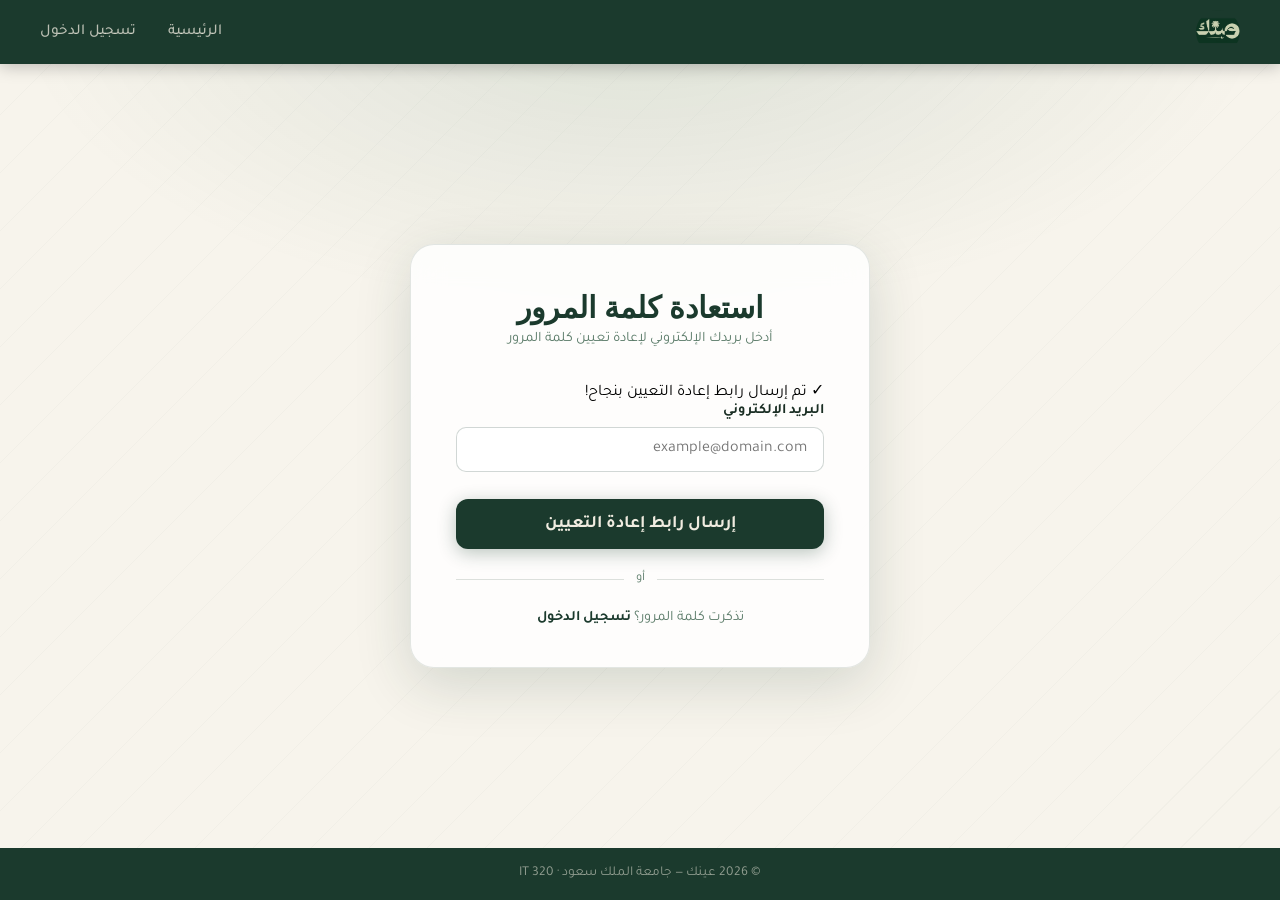
<file: Pages/forgotmypass.html>
<!DOCTYPE html>
<html lang="ar" dir="rtl">
<head>
  <meta charset="UTF-8" />
  <meta name="viewport" content="width=device-width, initial-scale=1.0"/>
  <title>استعادة كلمة المرور</title>

  <link href="https://fonts.googleapis.com/css2?family=Tajawal:wght@300;400;500;700;800&display=swap" rel="stylesheet"/>
  <link rel="stylesheet" href="../CSS/loginsignup.css"/>
</head>

<body>

<nav>
  <a class="nav-logo" href="index.php">
    <img src="../Images/Logo.png" alt="عينك"/>
  </a>
  <ul class="nav-links">
    <li><a href="index.php">الرئيسية</a></li>
    <li><a href="login.html">تسجيل الدخول</a></li>
  </ul>
</nav>

<main>
  <div class="card">

    <div class="card-header">
      <h1 class="card-title">استعادة كلمة المرور</h1>
      <p class="card-sub">أدخل بريدك الإلكتروني لإعادة تعيين كلمة المرور</p>
    </div>

    <div class="success-banner" id="success-banner">
      ✓ تم إرسال رابط إعادة التعيين بنجاح!
    </div>

    <form id="reset-form" novalidate>

      <div class="form-group">
        <label for="email">البريد الإلكتروني</label>
        <div class="input-wrap">
          <input type="email" id="email" placeholder="example@domain.com"/>
          <i class="status-icon" id="email-icon"></i>
        </div>
        <span class="field-msg" id="email-msg"></span>
      </div>

      <button type="submit" class="btn-submit" id="submit-btn">
        إرسال رابط إعادة التعيين
      </button>

    </form>

    <div class="divider"><span>أو</span></div>

    <div class="card-footer">
      تذكرت كلمة المرور؟ <a href="login.html">تسجيل الدخول</a>
    </div>

  </div>
</main>

<footer>&copy; 2026 عينك — جامعة الملك سعود · IT 320</footer>

<script>
function fieldState(id, state, msg) {
  const input = document.getElementById(id);
  const message = document.getElementById(id + '-msg');
  const icon = document.getElementById(id + '-icon');

  input.classList.remove('valid','invalid');
  message.textContent = msg || '';
  message.className = 'field-msg';

  if (state === 'ok') {
    input.classList.add('valid');
    message.classList.add('ok');
    icon.textContent = '✓';
    icon.classList.add('show');
  } else if (state === 'err') {
    input.classList.add('invalid');
    message.classList.add('err');
    icon.textContent = '✗';
    icon.classList.add('show');
  } else {
    icon.classList.remove('show');
  }
}

function validateEmail() {
  const email = document.getElementById('email').value.trim();
  if (!email) {
    fieldState('email','err','البريد الإلكتروني مطلوب');
    return false;
  }
  if (!email.includes('@')) {
    fieldState('email','err','أدخل بريد إلكتروني صحيح');
    return false;
  }
  fieldState('email','ok','');
  return true;
}

document.getElementById('email').addEventListener('blur', validateEmail);

document.getElementById('reset-form').addEventListener('submit', function(e){
  e.preventDefault();

  if (!validateEmail()) return;

  const btn = document.getElementById('submit-btn');
  btn.disabled = true;
  btn.textContent = 'جارٍ الإرسال...';

  setTimeout(() => {
    document.getElementById('success-banner').style.display = 'block';
    btn.textContent = 'تم الإرسال';
  }, 800);
});
</script>

</body>
</html>
</file>
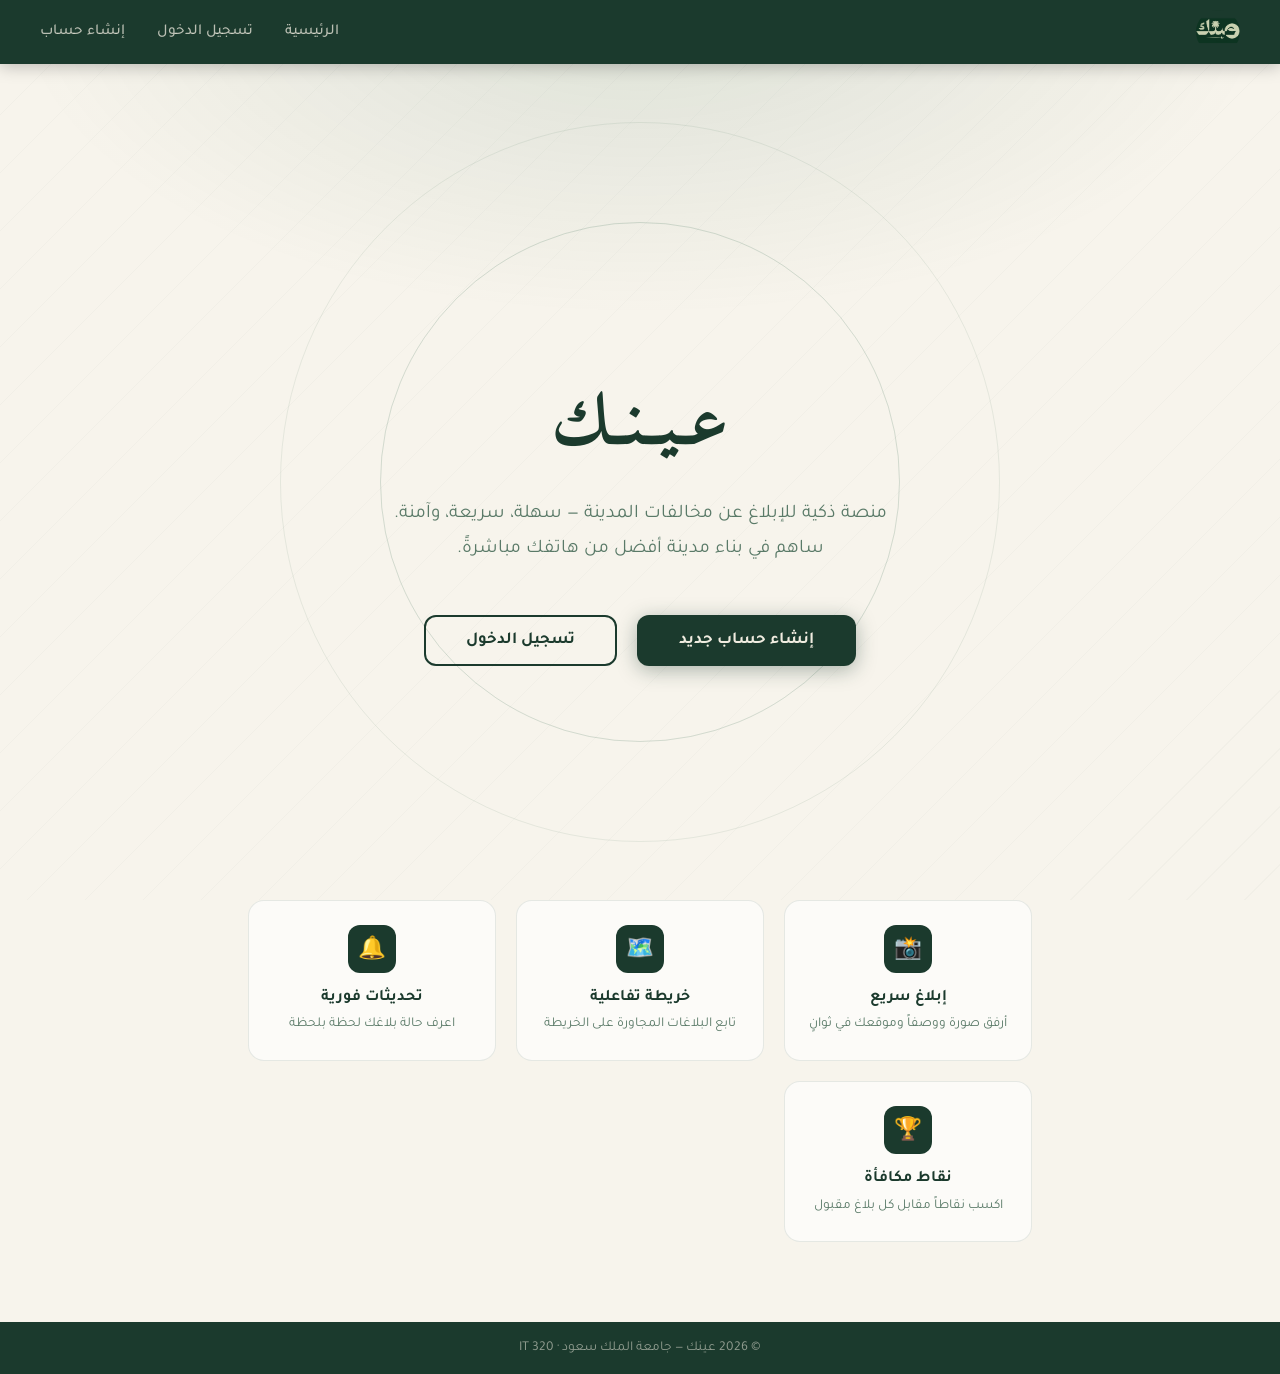
<file: Pages/home.html>
<!DOCTYPE html>
<html lang="ar" dir="rtl">
<head>
  <meta charset="UTF-8" />
  <meta name="viewport" content="width=device-width, initial-scale=1.0" />
  <title>عينك - الرئيسية</title>
  <link rel="preconnect" href="https://fonts.googleapis.com" />
  <link rel="preconnect" href="https://fonts.gstatic.com" crossorigin />
  <link href="https://fonts.googleapis.com/css2?family=Tajawal:wght@300;400;500;700;800&family=Amiri:wght@400;700&display=swap" rel="stylesheet" />
    <link rel="stylesheet" href="../CSS/loginsignup.css" />
</head>
<body>

<!-- NAV -->
<nav>
  <a class="nav-logo" href="index.html">
    <img src="../Images/Logo.png" alt="عينك" onerror="this.style.display='none';this.nextElementSibling.style.display='flex'" />
    <div class="nav-logo-fallback" style="display:none">ع</div>
  </a>
  <ul class="nav-links">
    <li><a href="index.html">الرئيسية</a></li>
    <li><a href="login.html">تسجيل الدخول</a></li>
    <li><a href="signup.html">إنشاء حساب</a></li>
  </ul>
</nav>

<!-- HERO -->
<section class="hero">
  <div class="hero-ring"></div>
  <div class="hero-ring"></div>

  <div class="logo-container">

    <div class="logo-fallback" style="display:none">عينك</div>
  </div>

  <h1 class="hero-title">عـيـنـك</h1>
  <p class="hero-subtitle">
    منصة ذكية للإبلاغ عن مخالفات المدينة — سهلة، سريعة، وآمنة.<br/>
    ساهم في بناء مدينة أفضل من هاتفك مباشرةً.
  </p>

  <div class="hero-actions">
    <a href="signup.html" class="btn btn-primary">إنشاء حساب جديد</a>
    <a href="login.html"  class="btn btn-outline">تسجيل الدخول</a>
  </div>
</section>

<!-- FEATURES -->
<div class="features">
  <div class="feature-card">
    <div class="feature-icon">📸</div>
    <div class="feature-title">إبلاغ سريع</div>
    <div class="feature-desc">أرفق صورة ووصفاً وموقعك في ثوانٍ</div>
  </div>
  <div class="feature-card">
    <div class="feature-icon">🗺️</div>
    <div class="feature-title">خريطة تفاعلية</div>
    <div class="feature-desc">تابع البلاغات المجاورة على الخريطة</div>
  </div>
  <div class="feature-card">
    <div class="feature-icon">🔔</div>
    <div class="feature-title">تحديثات فورية</div>
    <div class="feature-desc">اعرف حالة بلاغك لحظة بلحظة</div>
  </div>
  <div class="feature-card">
    <div class="feature-icon">🏆</div>
    <div class="feature-title">نقاط مكافأة</div>
    <div class="feature-desc">اكسب نقاطاً مقابل كل بلاغ مقبول</div>
  </div>
</div>

<footer>
  &copy; 2026 عينك — جامعة الملك سعود · IT 320
</footer>

</body>
</html>
</file>
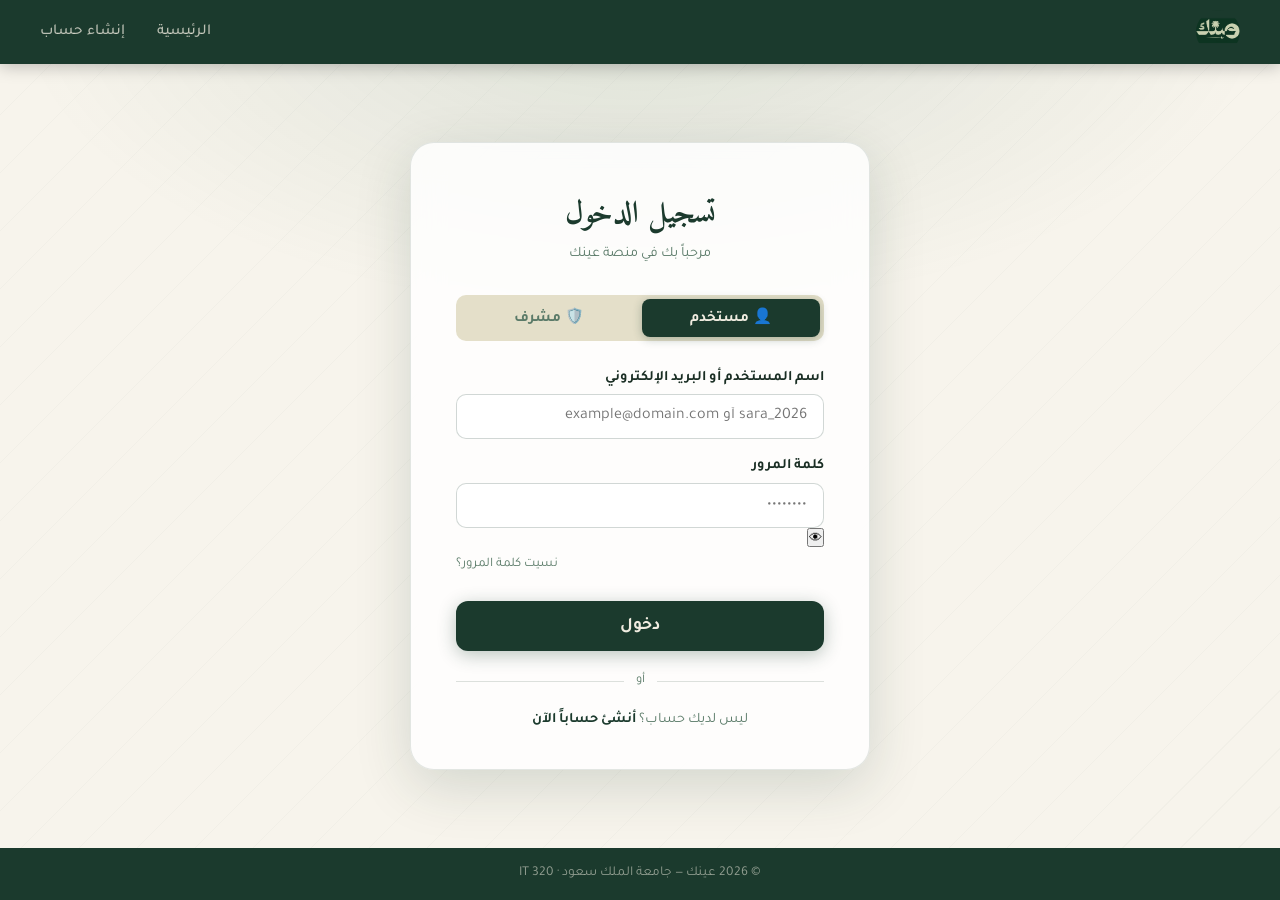
<file: Pages/login.html>
<!DOCTYPE html>
<html lang="ar" dir="rtl">
<head>
  <meta charset="UTF-8" />
  <meta name="viewport" content="width=device-width, initial-scale=1.0" />
  <title>عينك - تسجيل الدخول</title>
  <link rel="preconnect" href="https://fonts.googleapis.com" />
  <link rel="preconnect" href="https://fonts.gstatic.com" crossorigin />
  <link href="https://fonts.googleapis.com/css2?family=Tajawal:wght@300;400;500;700;800&family=Amiri:wght@400;700&display=swap" rel="stylesheet" />
  <link rel="stylesheet" href="../CSS/loginsignup.css" />
</head>
<body>

<nav>
  <a class="nav-logo" href="index.php">
    <img src="../Images/Logo.png" alt="عينك" onerror="this.style.display='none';this.nextElementSibling.style.display='flex'"/>
    <div class="nav-logo-fallback" style="display:none">ع</div>
  </a>
  <ul class="nav-links">
    <li><a href="index.php">الرئيسية</a></li>
    <li><a href="signup.html">إنشاء حساب</a></li>
  </ul>
</nav>

<main>
  <div class="card">
    <div class="card-header">
      <div class="card-logo-fallback" style="display:none">ع</div>
      <h1 class="card-title">تسجيل الدخول</h1>
      <p class="card-sub">مرحباً بك في منصة عينك</p>
    </div>

    <!-- Success banner — shown after successful registration -->
    <div id="success-banner" style="display:none; background:#e8f5e9; color:#2e7d32; padding:12px; border-radius:8px; margin-bottom:16px; text-align:center; font-size:14px;">
      ✓ تم إنشاء الحساب بنجاح! يمكنك تسجيل الدخول الآن
    </div>

    <!-- Error banner — shown when PHP redirects back with ?error= -->
    <div id="error-banner" style="display:none; background:#fde8e8; color:#c0392b; padding:12px; border-radius:8px; margin-bottom:16px; text-align:center; font-size:14px;"></div>

    <div class="role-toggle">
      <button class="role-btn active" id="btn-user"  onclick="setRole('user')">👤 مستخدم</button>
      <button class="role-btn"        id="btn-admin" onclick="setRole('admin')">🛡️ مشرف</button>
    </div>

    <div class="admin-badge" id="admin-badge" style="display:none;"><span>🔐 وضع المشرف</span></div>

    <form id="login-form" method="POST" action="../auth/login.php" novalidate autocomplete="off">

      <!-- Hidden role — updated by setRole() -->
      <input type="hidden" id="role-input" name="role" value="user"/>

      <div class="form-group">
        <label for="identifier" id="identifier-label">اسم المستخدم أو البريد الإلكتروني</label>
        <div class="input-wrap">
          <input type="text" id="identifier" name="identifier"
                 placeholder="sara_2026 أو example@domain.com" autocomplete="username"/>
          <i class="status-icon" id="identifier-icon"></i>
        </div>
        <span class="field-msg" id="identifier-msg"></span>
      </div>

      <div class="form-group">
        <label for="password">كلمة المرور</label>
        <div class="input-wrap">
          <input type="password" id="password" name="password"
                 placeholder="••••••••" autocomplete="current-password"/>
          <button type="button" class="toggle-pw" id="eye-pw" aria-label="إظهار كلمة المرور">👁</button>
        </div>
        <span class="field-msg" id="password-msg"></span>
        <div class="forgot"><a href="forgotmypass.html">نسيت كلمة المرور؟</a></div>
      </div>

      <button type="submit" class="btn-submit" id="sub-btn">دخول</button>
    </form>

    <div class="divider"><span>أو</span></div>
    <div class="card-footer">ليس لديك حساب؟ <a href="signup.html">أنشئ حساباً الآن</a></div>
  </div>
</main>

<footer>&copy; 2026 عينك — جامعة الملك سعود · IT 320</footer>

<script>
var currentRole = 'user';

// Show banners from URL params
(function () {
    var params = new URLSearchParams(window.location.search);
    if (params.get('success')) {
        document.getElementById('success-banner').style.display = 'block';
    }
    var err = params.get('error');
    if (err) {
        var banner = document.getElementById('error-banner');
        banner.textContent = err;
        banner.style.display = 'block';
    }
})();

function setRole(role) {
    currentRole = role;
    document.getElementById('role-input').value = role;
    document.getElementById('btn-user').classList.toggle('active',  role === 'user');
    document.getElementById('btn-admin').classList.toggle('active', role === 'admin');
    document.getElementById('admin-badge').style.display = role === 'admin' ? 'block' : 'none';
    document.getElementById('identifier-label').textContent =
        role === 'admin' ? 'معرّف المشرف أو البريد الإلكتروني' : 'اسم المستخدم أو البريد الإلكتروني';
    document.getElementById('identifier').placeholder =
        role === 'admin' ? 'admin' : 'sara_2026 أو example@domain.com';
    document.getElementById('error-banner').style.display = 'none';
    clearFields();
}

function clearFields() {
    ['identifier', 'password'].forEach(function (id) {
        var el = document.getElementById(id);
        el.classList.remove('valid', 'invalid');
        document.getElementById(id + '-msg').textContent = '';
        document.getElementById(id + '-msg').className = 'field-msg';
        var ic = document.getElementById(id + '-icon');
        if (ic) ic.classList.remove('show');
    });
}

function fieldState(id, state, msg) {
    var inp = document.getElementById(id);
    var m   = document.getElementById(id + '-msg');
    var ic  = document.getElementById(id + '-icon');
    inp.classList.remove('valid', 'invalid');
    m.className = 'field-msg';
    m.textContent = msg || '';
    if (state === 'ok') {
        inp.classList.add('valid');
        m.classList.add('ok');
        if (ic) { ic.textContent = '✓'; ic.style.color = '#1e8449'; ic.classList.add('show'); }
    } else if (state === 'err') {
        inp.classList.add('invalid');
        m.classList.add('err');
        if (ic) { ic.textContent = '✗'; ic.style.color = '#c0392b'; ic.classList.add('show'); }
    } else {
        if (ic) ic.classList.remove('show');
    }
}

// Toggle password
document.getElementById('eye-pw').addEventListener('click', function () {
    var inp = document.getElementById('password');
    var btn = document.getElementById('eye-pw');
    inp.type = inp.type === 'password' ? 'text' : 'password';
    btn.textContent = inp.type === 'password' ? '👁' : '🙈';
});

// Validators
function vIdentifier() {
    var v = document.getElementById('identifier').value.trim();
    if (!v) {
        fieldState('identifier', 'err', currentRole === 'admin' ? 'معرّف المشرف مطلوب' : 'اسم المستخدم أو البريد الإلكتروني مطلوب');
        return false;
    }
    if (v.length < 3) { fieldState('identifier', 'err', 'يجب أن يكون 3 أحرف على الأقل'); return false; }
    fieldState('identifier', 'ok', '');
    return true;
}

function vPassword() {
    var v = document.getElementById('password').value;
    if (!v) { fieldState('password', 'err', 'كلمة المرور مطلوبة'); return false; }
    if (v.length < 8) {
        fieldState('password', 'err', 'كلمة المرور قصيرة جداً (' + v.length + '/8 أحرف كحد أدنى)');
        return false;
    }
    fieldState('password', 'ok', '');
    return true;
}

// Live listeners
document.getElementById('identifier').addEventListener('blur', vIdentifier);
document.getElementById('identifier').addEventListener('input', function () {
    if (document.getElementById('identifier').classList.contains('invalid')) vIdentifier();
});
document.getElementById('password').addEventListener('blur', vPassword);
document.getElementById('password').addEventListener('input', function () {
    if (document.getElementById('password').classList.contains('invalid')) vPassword();
});

// ✅ FIXED SUBMIT — validates first, then lets form POST to PHP
document.getElementById('login-form').addEventListener('submit', function (e) {
    var ok1 = vIdentifier();
    var ok2 = vPassword();
    if (!ok1 || !ok2) {
        e.preventDefault(); // only stop if validation fails
        return;
    }
    // All valid — let the form POST normally to login.php
    var btn = document.getElementById('sub-btn');
    btn.disabled = true;
    btn.textContent = 'جارٍ التحقق…';
});
</script>
</body>
</html>
</file>
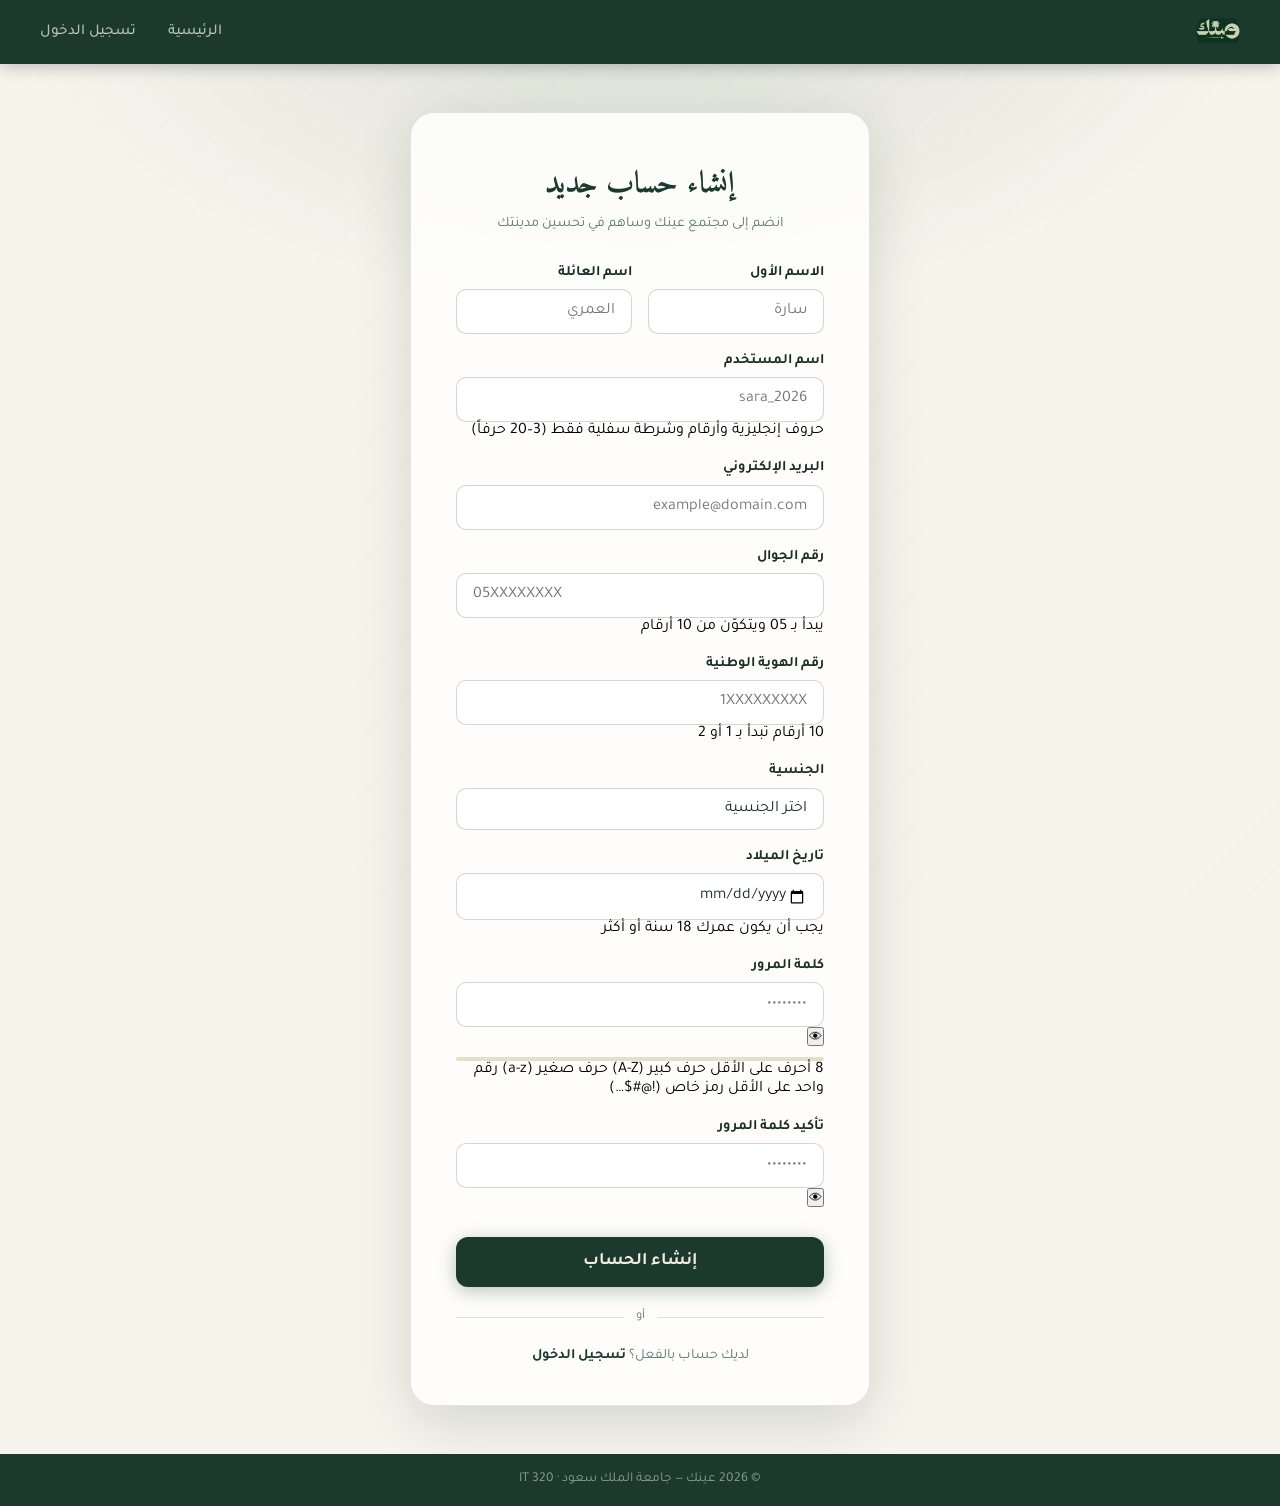
<file: Pages/signup.html>
<!DOCTYPE html>
<html lang="ar" dir="rtl">
<head>
  <meta charset="UTF-8" />
  <meta name="viewport" content="width=device-width, initial-scale=1.0" />
  <title>عينك - إنشاء حساب</title>
  <link rel="preconnect" href="https://fonts.googleapis.com" />
  <link rel="preconnect" href="https://fonts.gstatic.com" crossorigin />
  <link href="https://fonts.googleapis.com/css2?family=Tajawal:wght@300;400;500;700;800&family=Amiri:wght@400;700&display=swap" rel="stylesheet" />
  <link rel="stylesheet" href="../CSS/loginsignup.css" />
</head>
<body>

<nav>
  <a class="nav-logo" href="index.html">
    <img src="../Images/Logo.png" alt="عينك" onerror="this.style.display='none';this.nextElementSibling.style.display='flex'"/>
    <div class="nav-logo-fallback" style="display:none">ع</div>
  </a>
  <ul class="nav-links">
    <li><a href="index.html">الرئيسية</a></li>
    <li><a href="login.html">تسجيل الدخول</a></li>
  </ul>
</nav>

<main>
  <div class="card">
    <div class="card-header">
      <div class="card-logo-fallback" style="display:none">ع</div>
      <h1 class="card-title">إنشاء حساب جديد</h1>
      <p class="card-sub">انضم إلى مجتمع عينك وساهم في تحسين مدينتك</p>
    </div>

    <!-- Error banner — shown when PHP redirects back with ?error= -->
    <div id="error-banner" style="display:none; background:#fde8e8; color:#c0392b; padding:12px; border-radius:8px; margin-bottom:16px; text-align:center; font-size:14px;"></div>

    <form id="signup-form" method="POST" action="../auth/register.php" novalidate autocomplete="off">

      <!-- Name Row -->
      <div class="form-row">
        <div class="form-group">
          <label for="fname">الاسم الأول</label>
          <div class="input-wrap">
            <input type="text" id="fname" name="fname" placeholder="سارة"/>
            <i class="status-icon" id="fname-icon"></i>
          </div>
          <span class="field-msg" id="fname-msg"></span>
        </div>
        <div class="form-group">
          <label for="lname">اسم العائلة</label>
          <div class="input-wrap">
            <input type="text" id="lname" name="lname" placeholder="العمري"/>
            <i class="status-icon" id="lname-icon"></i>
          </div>
          <span class="field-msg" id="lname-msg"></span>
        </div>
      </div>

      <!-- Username -->
      <div class="form-group">
        <label for="username">اسم المستخدم</label>
        <div class="input-wrap">
          <input type="text" id="username" name="username" placeholder="sara_2026" autocomplete="username"/>
          <i class="status-icon" id="username-icon"></i>
        </div>
        <span class="field-msg" id="username-msg">حروف إنجليزية وأرقام وشرطة سفلية فقط (3–20 حرفاً)</span>
      </div>

      <!-- Email -->
      <div class="form-group">
        <label for="email">البريد الإلكتروني</label>
        <div class="input-wrap">
          <input type="email" id="email" name="email" placeholder="example@domain.com" autocomplete="email"/>
          <i class="status-icon" id="email-icon"></i>
        </div>
        <span class="field-msg" id="email-msg"></span>
      </div>

      <!-- Phone -->
      <div class="form-group">
        <label for="phone">رقم الجوال</label>
        <div class="input-wrap">
          <input type="tel" id="phone" name="phone" placeholder="05XXXXXXXX" maxlength="10"/>
          <i class="status-icon" id="phone-icon"></i>
        </div>
        <span class="field-msg" id="phone-msg">يبدأ بـ 05 ويتكوّن من 10 أرقام</span>
      </div>

      <!-- National ID -->
      <div class="form-group">
        <label for="nationalid">رقم الهوية الوطنية</label>
        <div class="input-wrap">
          <input type="text" id="nationalid" name="nationalid" placeholder="1XXXXXXXXX" maxlength="10"/>
          <i class="status-icon" id="nationalid-icon"></i>
        </div>
        <span class="field-msg" id="nationalid-msg">10 أرقام تبدأ بـ 1 أو 2</span>
      </div>

      <!-- Nationality -->
      <div class="form-group">
        <label for="nationality">الجنسية</label>
        <div class="input-wrap">
          <select id="nationality" name="nationality">
            <option value="" disabled selected>اختر الجنسية</option>
            <option value="sa">سعودي</option>
            <option value="other">غير سعودي</option>
          </select>
          <i class="status-icon" id="nationality-icon"></i>
        </div>
        <span class="field-msg" id="nationality-msg"></span>
      </div>

      <!-- Date of Birth -->
      <div class="form-group">
        <label for="dob">تاريخ الميلاد</label>
        <div class="input-wrap">
          <input type="date" id="dob" name="dob"/>
          <i class="status-icon" id="dob-icon"></i>
        </div>
        <span class="field-msg" id="dob-msg">يجب أن يكون عمرك 18 سنة أو أكثر</span>
      </div>

      <!-- Password -->
      <div class="form-group">
        <label for="password">كلمة المرور</label>
        <div class="input-wrap">
          <input type="password" id="password" name="password" placeholder="••••••••" autocomplete="new-password"/>
          <button type="button" class="toggle-pw" id="eye-pw" aria-label="إظهار كلمة المرور">👁</button>
        </div>
        <div class="strength-bar"><div class="strength-fill" id="s-fill"></div></div>
        <span class="strength-lbl" id="s-lbl"></span>
        <div class="pw-rules">
          <span class="pw-rule" id="r-len"><span class="dot"></span>8 أحرف على الأقل</span>
          <span class="pw-rule" id="r-up"><span class="dot"></span>حرف كبير (A-Z)</span>
          <span class="pw-rule" id="r-lo"><span class="dot"></span>حرف صغير (a-z)</span>
          <span class="pw-rule" id="r-num"><span class="dot"></span>رقم واحد على الأقل</span>
          <span class="pw-rule" id="r-sym"><span class="dot"></span>رمز خاص (!@#$…)</span>
        </div>
        <span class="field-msg" id="password-msg"></span>
      </div>

      <!-- Confirm Password -->
      <div class="form-group">
        <label for="confirm">تأكيد كلمة المرور</label>
        <div class="input-wrap">
          <input type="password" id="confirm" name="confirm" placeholder="••••••••" autocomplete="new-password"/>
          <button type="button" class="toggle-pw" id="eye-cf" aria-label="إظهار تأكيد كلمة المرور">👁</button>
        </div>
        <span class="field-msg" id="confirm-msg"></span>
      </div>

      <span class="terms-err" id="terms-msg"></span>
      <button type="submit" class="btn-submit" id="sub-btn">إنشاء الحساب</button>
    </form>

    <div class="divider"><span>أو</span></div>
    <div class="card-footer">لديك حساب بالفعل؟ <a href="login.html">تسجيل الدخول</a></div>
  </div>
</main>

<footer>&copy; 2026 عينك — جامعة الملك سعود · IT 320</footer>

<script>

// Show error from PHP redirect
(function () {
    var params = new URLSearchParams(window.location.search);
    var err = params.get('error');
    if (err) {
        var banner = document.getElementById('error-banner');
        banner.textContent = err;
        banner.style.display = 'block';
    }
})();

function field(id, state, msg) {
    var inp = document.getElementById(id);
    var m   = document.getElementById(id + '-msg');
    var ic  = document.getElementById(id + '-icon');
    inp.classList.remove('valid', 'invalid');
    if (m) { m.className = 'field-msg'; m.textContent = msg || ''; }
    if (state === 'ok') {
        inp.classList.add('valid');
        if (m) m.classList.add('ok');
        if (ic) { ic.textContent = '✓'; ic.style.color = '#1e8449'; ic.classList.add('show'); }
    } else if (state === 'err') {
        inp.classList.add('invalid');
        if (m) m.classList.add('err');
        if (ic) { ic.textContent = '✗'; ic.style.color = '#c0392b'; ic.classList.add('show'); }
    } else {
        if (ic) ic.classList.remove('show');
    }
}

function toggleEye(inputId, btnId) {
    var inp = document.getElementById(inputId);
    var btn = document.getElementById(btnId);
    inp.type = inp.type === 'password' ? 'text' : 'password';
    btn.textContent = inp.type === 'password' ? '👁' : '🙈';
}
document.getElementById('eye-pw').addEventListener('click', function () { toggleEye('password', 'eye-pw'); });
document.getElementById('eye-cf').addEventListener('click', function () { toggleEye('confirm', 'eye-cf'); });

function vFname() {
    var v = document.getElementById('fname').value.trim();
    if (!v)           return field('fname', 'err', 'الاسم الأول مطلوب'), false;
    if (v.length < 2) return field('fname', 'err', 'يجب أن يكون حرفين على الأقل'), false;
    if (/\d/.test(v)) return field('fname', 'err', 'لا يصلح أن يحتوي الاسم على أرقام'), false;
    field('fname', 'ok', ''); return true;
}

function vLname() {
    var v = document.getElementById('lname').value.trim();
    if (!v)           return field('lname', 'err', 'اسم العائلة مطلوب'), false;
    if (v.length < 2) return field('lname', 'err', 'يجب أن يكون حرفين على الأقل'), false;
    if (/\d/.test(v)) return field('lname', 'err', 'لا يصلح أن يحتوي الاسم على أرقام'), false;
    field('lname', 'ok', ''); return true;
}

function vUsername() {
    var v   = document.getElementById('username').value.trim();
    var msg = document.getElementById('username-msg');
    function fail(t) { field('username', 'err', t); msg.className = 'field-msg err'; return false; }
    if (!v)            return fail('اسم المستخدم مطلوب');
    if (v.length < 3)  return fail('يجب أن يتكوّن من 3 أحرف على الأقل');
    if (v.length > 20) return fail('يجب ألّا يتجاوز 20 حرفاً');
    if (!/^[a-zA-Z0-9_]+$/.test(v)) return fail('حروف إنجليزية وأرقام وشرطة سفلية فقط');
    field('username', 'ok', '');
    msg.className   = 'field-msg';
    msg.textContent = 'حروف إنجليزية وأرقام وشرطة سفلية فقط (3–20 حرفاً)';
    return true;
}

function vEmail() {
    var v = document.getElementById('email').value.trim();
    if (!v) return field('email', 'err', 'البريد الإلكتروني مطلوب'), false;
    if (!/^[^\s@]+@[^\s@]+\.[^\s@]{2,}$/.test(v))
        return field('email', 'err', 'صيغة البريد غير صحيحة — مثال: name@domain.com'), false;
    field('email', 'ok', ''); return true;
}

function vPhone() {
    var v   = document.getElementById('phone').value.trim();
    var msg = document.getElementById('phone-msg');
    function fail(t) { field('phone', 'err', t); msg.className = 'field-msg err'; return false; }
    if (!v)                  return fail('رقم الجوال مطلوب');
    if (!/^\d+$/.test(v))    return fail('أرقام فقط');
    if (!v.startsWith('05')) return fail('يجب أن يبدأ رقم الجوال بـ 05');
    if (v.length !== 10)     return fail('يجب أن يتكوّن من 10 أرقام (أدخلت ' + v.length + ')');
    field('phone', 'ok', '');
    msg.className   = 'field-msg';
    msg.textContent = 'يبدأ بـ 05 ويتكوّن من 10 أرقام';
    return true;
}

function vNationalId() {
    var v   = document.getElementById('nationalid').value.trim();
    var msg = document.getElementById('nationalid-msg');
    function fail(t) { field('nationalid', 'err', t); msg.className = 'field-msg err'; return false; }
    if (!v)                            return fail('رقم الهوية مطلوب');
    if (!/^\d+$/.test(v))              return fail('أرقام فقط');
    if (v.length !== 10)               return fail('يجب أن يتكوّن من 10 أرقام');
    if (v[0] !== '1' && v[0] !== '2') return fail('يجب أن يبدأ بـ 1 أو 2');
    field('nationalid', 'ok', '');
    msg.className   = 'field-msg';
    msg.textContent = '10 أرقام تبدأ بـ 1 أو 2';
    return true;
}

function vNationality() {
    var v = document.getElementById('nationality').value;
    if (!v) return field('nationality', 'err', 'يرجى اختيار الجنسية'), false;
    field('nationality', 'ok', ''); return true;
}

function vDob() {
    var v   = document.getElementById('dob').value;
    var msg = document.getElementById('dob-msg');
    function fail(t) { field('dob', 'err', t); msg.className = 'field-msg err'; return false; }
    if (!v) return fail('تاريخ الميلاد مطلوب');
    var today = new Date();
    var birth = new Date(v);
    var age   = today.getFullYear() - birth.getFullYear();
    var m     = today.getMonth() - birth.getMonth();
    if (m < 0 || (m === 0 && today.getDate() < birth.getDate())) age--;
    if (age < 18)  return fail('يجب أن يكون عمرك 18 سنة أو أكثر');
    if (age > 100) return fail('تاريخ الميلاد غير صحيح');
    field('dob', 'ok', '');
    msg.className   = 'field-msg';
    msg.textContent = 'يجب أن يكون عمرك 18 سنة أو أكثر';
    return true;
}

var RULES = [
    { id: 'r-len', test: function (v) { return v.length >= 8; } },
    { id: 'r-up',  test: function (v) { return /[A-Z]/.test(v); } },
    { id: 'r-lo',  test: function (v) { return /[a-z]/.test(v); } },
    { id: 'r-num', test: function (v) { return /[0-9]/.test(v); } },
    { id: 'r-sym', test: function (v) { return /[^A-Za-z0-9]/.test(v); } },
];
var S_LEVELS = [
    { pct: '0%',   clr: 'transparent', lbl: '' },
    { pct: '20%',  clr: '#c0392b',     lbl: '⚠ ضعيفة جداً' },
    { pct: '40%',  clr: '#e67e22',     lbl: '△ ضعيفة' },
    { pct: '60%',  clr: '#f39c12',     lbl: '◎ مقبولة' },
    { pct: '80%',  clr: '#2980b9',     lbl: '✓ جيدة' },
    { pct: '100%', clr: '#1e8449',     lbl: '✓✓ قوية جداً' },
];

function vPassword() {
    var v     = document.getElementById('password').value;
    var msg   = document.getElementById('password-msg');
    var score = 0;
    RULES.forEach(function (r) {
        var met = r.test(v);
        document.getElementById(r.id).classList.toggle('met', met);
        if (met) score++;
    });
    var lvl = v ? S_LEVELS[score] : S_LEVELS[0];
    document.getElementById('s-fill').style.width      = lvl.pct;
    document.getElementById('s-fill').style.background = lvl.clr;
    var sl = document.getElementById('s-lbl');
    sl.textContent = lvl.lbl;
    sl.style.color = lvl.clr;
    if (!v) { field('password', '', ''); msg.textContent = ''; return false; }
    var missing = RULES.filter(function (r) { return !r.test(v); });
    if (missing.length) {
        field('password', 'err', 'كلمة المرور لا تستوفي جميع الشروط');
        return false;
    }
    field('password', 'ok', '');
    msg.textContent = '';
    if (document.getElementById('confirm').value) vConfirm();
    return true;
}

function vConfirm() {
    var pw = document.getElementById('password').value;
    var cf = document.getElementById('confirm').value;
    if (!cf)       return field('confirm', 'err', 'تأكيد كلمة المرور مطلوب'), false;
    if (cf !== pw) return field('confirm', 'err', 'كلمتا المرور غير متطابقتين — تحقق من الكتابة'), false;
    field('confirm', 'ok', 'كلمتا المرور متطابقتان ✓'); return true;
}

// Live listeners
['fname', 'lname'].forEach(function (id) {
    var fn = id === 'fname' ? vFname : vLname;
    document.getElementById(id).addEventListener('blur', fn);
    document.getElementById(id).addEventListener('input', fn);
});
document.getElementById('username').addEventListener('blur', vUsername);
document.getElementById('username').addEventListener('input', vUsername);
document.getElementById('email').addEventListener('blur', vEmail);
document.getElementById('email').addEventListener('input', vEmail);
document.getElementById('phone').addEventListener('input', function () {
    this.value = this.value.replace(/\D/g, '');
    vPhone();
});
document.getElementById('phone').addEventListener('blur', vPhone);
document.getElementById('nationalid').addEventListener('input', function () {
    this.value = this.value.replace(/\D/g, '');
    vNationalId();
});
document.getElementById('nationalid').addEventListener('blur', vNationalId);
document.getElementById('nationality').addEventListener('change', vNationality);
document.getElementById('dob').addEventListener('change', vDob);
document.getElementById('dob').addEventListener('blur', vDob);
document.getElementById('password').addEventListener('input', function () {
    vPassword();
    if (document.getElementById('confirm').value) vConfirm();
});
document.getElementById('password').addEventListener('blur', vPassword);
document.getElementById('confirm').addEventListener('input', vConfirm);
document.getElementById('confirm').addEventListener('blur', vConfirm);

// ✅ FIXED SUBMIT — validates first, then lets form POST to PHP
document.getElementById('signup-form').addEventListener('submit', function (e) {
    var results = [
        vFname(), vLname(), vUsername(), vEmail(),
        vPhone(), vNationalId(), vNationality(), vDob(),
        vPassword(), vConfirm()
    ];
    var allOk = results.every(Boolean);
    if (!allOk) {
        e.preventDefault(); // only stop if validation fails
        var first = document.querySelector('input.invalid, select.invalid');
        if (first) first.scrollIntoView({ behavior: 'smooth', block: 'center' });
        return;
    }
    // All valid — let the form POST normally to register.php
    var btn = document.getElementById('sub-btn');
    btn.disabled    = true;
    btn.textContent = 'جارٍ الإنشاء…';
});

</script>
</body>
</html>
</file>
<file: CSS/loginsignup.css>
:root {
      --green-dark:   #1b3a2d;
      --green-mid:    #234a38;
      --green-light:  #2e6349;
      --green-accent: #3a7d58;
      --cream:        #f0ece0;
      --cream-light:  #f7f4ec;
      --cream-dark:   #e4dfc9;
      --text-dark:    #1a2e24;
      --text-muted:   #5a7a68;
      --red-soft:     #c0392b;
      --shadow:       0 8px 32px rgba(27,58,45,0.18);
    }

    * { margin: 0; padding: 0; box-sizing: border-box; }

    body {
      font-family: 'Tajawal', sans-serif;
      background: var(--cream-light);
      min-height: 100vh;
      overflow-x: hidden;
    }

    /* ── Background pattern ── */
    body::before {
      content: '';
      position: fixed;
      inset: 0;
      background:
        radial-gradient(ellipse 80% 60% at 50% 0%, rgba(46,99,73,0.12) 0%, transparent 70%),
        repeating-linear-gradient(
          135deg,
          transparent,
          transparent 40px,
          rgba(27,58,45,0.025) 40px,
          rgba(27,58,45,0.025) 41px
        );
      pointer-events: none;
      z-index: 0;
    }

    /* ── NAV ── */
    nav {
      background: var(--green-dark);
      display: flex;
      align-items: center;
      justify-content: space-between;
      padding: 0 2.5rem;
      height: 64px;
      position: relative;
      z-index: 10;
      box-shadow: 0 2px 16px rgba(0,0,0,0.25);
    }

    .nav-logo {
      display: flex;
      align-items: center;
      gap: .75rem;
      text-decoration: none;
    }

    .nav-logo img {
      height: 44px;
      width: 44px;
      object-fit: contain;
      border-radius: 50%;
    }

    .nav-logo-fallback {
      width: 44px; height: 44px;
      border-radius: 50%;
      background: var(--green-accent);
      display: flex; align-items: center; justify-content: center;
      font-family: 'Amiri', serif;
      font-size: 1.1rem;
      color: var(--cream);
      font-weight: 700;
    }

    .nav-links {
      display: flex;
      gap: 2rem;
      list-style: none;
    }

    .nav-links a {
      color: rgba(240,236,224,.75);
      text-decoration: none;
      font-size: .95rem;
      font-weight: 500;
      transition: color .2s;
    }
    .nav-links a:hover { color: var(--cream); }

    /* ── HERO ── */
    .hero {
      position: relative;
      z-index: 1;
      display: flex;
      flex-direction: column;
      align-items: center;
      justify-content: center;
      text-align: center;
      padding: 6rem 2rem 4rem;
      min-height: calc(100vh - 64px);
    }

    /* decorative ring */
    .hero-ring {
      position: absolute;
      width: 520px; height: 520px;
      border-radius: 50%;
      border: 1.5px solid rgba(46,99,73,0.18);
      top: 50%; left: 50%;
      transform: translate(-50%, -50%);
      pointer-events: none;
      animation: ringPulse 6s ease-in-out infinite;
    }
    .hero-ring:nth-child(2) {
      width: 720px; height: 720px;
      border-color: rgba(46,99,73,0.09);
      animation-delay: 1s;
    }

    @keyframes ringPulse {
      0%, 100% { opacity: .5; transform: translate(-50%,-50%) scale(1); }
      50%       { opacity: 1;  transform: translate(-50%,-50%) scale(1.03); }
    }

    .logo-container {
      position: relative;
      margin-bottom: 2rem;
      animation: fadeDown .8s ease both;
    }

    .logo-container img {
      width: 160px; height: 160px;
      object-fit: contain;
      border-radius: 50%;
      box-shadow: 0 12px 48px rgba(27,58,45,0.28), 0 0 0 8px rgba(27,58,45,0.08);
    }

    .logo-fallback {
      width: 160px; height: 160px;
      border-radius: 50%;
      background: linear-gradient(135deg, var(--green-dark), var(--green-light));
      display: flex; align-items: center; justify-content: center;
      font-family: 'Amiri', serif;
      font-size: 3rem;
      color: var(--cream);
      font-weight: 700;
      box-shadow: 0 12px 48px rgba(27,58,45,0.28), 0 0 0 8px rgba(27,58,45,0.08);
    }

    .hero-title {
      font-family: 'Amiri', serif;
      font-size: clamp(2.8rem, 6vw, 4.5rem);
      color: var(--green-dark);
      font-weight: 700;
      letter-spacing: .02em;
      margin-bottom: .6rem;
      animation: fadeDown .8s .15s ease both;
    }

    .hero-subtitle {
      font-size: clamp(1rem, 2.5vw, 1.2rem);
      color: var(--text-muted);
      font-weight: 400;
      max-width: 500px;
      line-height: 1.8;
      margin-bottom: 3rem;
      animation: fadeDown .8s .3s ease both;
    }

    .hero-actions {
      display: flex;
      gap: 1.25rem;
      justify-content: center;
      flex-wrap: wrap;
      animation: fadeDown .8s .45s ease both;
    }

    .btn {
      display: inline-flex;
      align-items: center;
      gap: .5rem;
      padding: .85rem 2.5rem;
      border-radius: 12px;
      font-family: 'Tajawal', sans-serif;
      font-size: 1.05rem;
      font-weight: 700;
      cursor: pointer;
      text-decoration: none;
      transition: transform .2s, box-shadow .2s, background .2s;
      border: 2px solid transparent;
    }

    .btn-primary {
      background: var(--green-dark);
      color: var(--cream);
      box-shadow: 0 4px 20px rgba(27,58,45,0.35);
    }
    .btn-primary:hover {
      background: var(--green-mid);
      transform: translateY(-3px);
      box-shadow: 0 8px 28px rgba(27,58,45,0.45);
    }

    .btn-outline {
      background: transparent;
      color: var(--green-dark);
      border-color: var(--green-dark);
    }
    .btn-outline:hover {
      background: var(--green-dark);
      color: var(--cream);
      transform: translateY(-3px);
      box-shadow: 0 8px 28px rgba(27,58,45,0.25);
    }

    /* ── FEATURES ── */
    .features {
      position: relative;
      z-index: 1;
      display: grid;
      grid-template-columns: repeat(auto-fit, minmax(220px, 1fr));
      gap: 1.25rem;
      max-width: 900px;
      margin: 0 auto;
      padding: 0 2rem 5rem;
      animation: fadeDown .8s .6s ease both;
    }

    .feature-card {
      background: rgba(255,255,255,0.65);
      backdrop-filter: blur(12px);
      border: 1px solid rgba(27,58,45,0.1);
      border-radius: 16px;
      padding: 1.5rem;
      text-align: center;
      transition: transform .25s, box-shadow .25s;
    }
    .feature-card:hover {
      transform: translateY(-4px);
      box-shadow: 0 8px 24px rgba(27,58,45,0.12);
    }

    .feature-icon {
      width: 48px; height: 48px;
      background: var(--green-dark);
      border-radius: 12px;
      display: flex; align-items: center; justify-content: center;
      margin: 0 auto 1rem;
      font-size: 1.4rem;
    }

    .feature-title {
      font-weight: 700;
      font-size: 1rem;
      color: var(--green-dark);
      margin-bottom: .4rem;
    }
    .feature-desc {
      font-size: .85rem;
      color: var(--text-muted);
      line-height: 1.6;
    }

    /* ── FOOTER ── */
    footer {
      position: relative;
      z-index: 1;
      background: var(--green-dark);
      color: rgba(240,236,224,.55);
      text-align: center;
      padding: 1.25rem;
      font-size: .85rem;
    }

    @keyframes fadeDown {
      from { opacity: 0; transform: translateY(-22px); }
      to   { opacity: 1; transform: translateY(0); }
    }
     :root {
      --green-dark:   #1b3a2d;
      --green-mid:    #234a38;
      --green-light:  #2e6349;
      --green-accent: #3a7d58;
      --cream:        #f0ece0;
      --cream-light:  #f7f4ec;
      --cream-dark:   #e4dfc9;
      --text-dark:    #1a2e24;
      --text-muted:   #5a7a68;
      --red-soft:     #c0392b;
    }

    * { margin: 0; padding: 0; box-sizing: border-box; }

    body {
      font-family: 'Tajawal', sans-serif;
      background: var(--cream-light);
      min-height: 100vh;
      display: flex;
      flex-direction: column;
    }

    body::before {
      content: '';
      position: fixed; inset: 0;
      background:
        radial-gradient(ellipse 70% 50% at 50% 0%, rgba(46,99,73,0.13) 0%, transparent 70%),
        repeating-linear-gradient(135deg, transparent, transparent 40px,
          rgba(27,58,45,0.025) 40px, rgba(27,58,45,0.025) 41px);
      pointer-events: none; z-index: 0;
    }

    /* NAV */
    nav {
      background: var(--green-dark);
      display: flex; align-items: center; justify-content: space-between;
      padding: 0 2.5rem; height: 64px;
      position: relative; z-index: 10;
      box-shadow: 0 2px 16px rgba(0,0,0,0.25);
    }
    .nav-logo { display: flex; align-items: center; gap: .75rem; text-decoration: none; }
    .nav-logo img { height: 44px; width: 44px; object-fit: contain; border-radius: 50%; }
    .nav-logo-fallback {
      width: 44px; height: 44px; border-radius: 50%;
      background: var(--green-accent);
      display: flex; align-items: center; justify-content: center;
      font-family: 'Amiri', serif; font-size: 1.1rem;
      color: var(--cream); font-weight: 700;
    }
    .nav-links { display: flex; gap: 2rem; list-style: none; }
    .nav-links a {
      color: rgba(240,236,224,.75); text-decoration: none;
      font-size: .95rem; font-weight: 500; transition: color .2s;
    }
    .nav-links a:hover { color: var(--cream); }

    /* MAIN */
    main {
      flex: 1;
      display: flex; align-items: center; justify-content: center;
      padding: 3rem 1.5rem;
      position: relative; z-index: 1;
    }

    .card {
      background: rgba(255,255,255,0.82);
      backdrop-filter: blur(16px);
      border: 1px solid rgba(27,58,45,0.12);
      border-radius: 24px;
      padding: 2.8rem 2.8rem 2.5rem;
      width: 100%; max-width: 500px;
      box-shadow: 0 16px 56px rgba(27,58,45,0.16);
      animation: slideUp .6s ease both;
    }

    .card-header {
      text-align: center;
      margin-bottom: 2rem;
    }
    .card-logo {
      width: 76px; height: 76px; object-fit: contain; border-radius: 50%;
      box-shadow: 0 4px 16px rgba(27,58,45,0.2);
      margin-bottom: 1rem;
    }
    .card-logo-fallback {
      width: 76px; height: 76px; border-radius: 50%;
      background: linear-gradient(135deg, var(--green-dark), var(--green-light));
      display: flex; align-items: center; justify-content: center;
      font-family: 'Amiri', serif; font-size: 1.6rem;
      color: var(--cream); font-weight: 700;
      margin: 0 auto 1rem;
      box-shadow: 0 4px 16px rgba(27,58,45,0.2);
    }
    .card-title {
      font-family: 'Amiri', serif; font-size: 1.85rem;
      color: var(--green-dark); font-weight: 700; margin-bottom: .3rem;
    }
    .card-sub { font-size: .9rem; color: var(--text-muted); }

    /* FORM */
    .form-row {
      display: grid; grid-template-columns: 1fr 1fr; gap: 1rem;
    }
    .form-group { margin-bottom: 1.15rem; }

    label {
      display: block; font-size: .9rem; font-weight: 600;
      color: var(--text-dark); margin-bottom: .4rem;
    }

    input[type="text"],
    input[type="email"],
    input[type="password"],
    input[type="tel"] {
      width: 100%; padding: .75rem 1rem;
      border: 1.5px solid rgba(27,58,45,0.2);
      border-radius: 10px;
      font-family: 'Tajawal', sans-serif; font-size: 1rem;
      background: rgba(255,255,255,0.8); color: var(--text-dark);
      transition: border-color .2s, box-shadow .2s;
      outline: none;
    }
    input:focus {
      border-color: var(--green-accent);
      box-shadow: 0 0 0 3px rgba(46,99,73,0.12);
    }
    input.error { border-color: var(--red-soft); }

    .hint {
      font-size: .78rem; color: var(--text-muted);
      margin-top: .3rem; display: block;
    }
    .hint.err { color: var(--red-soft); }

    /* password strength */
    .strength-bar {
      height: 4px; border-radius: 4px;
      background: var(--cream-dark);
      margin-top: .5rem; overflow: hidden;
    }
    .strength-fill {
      height: 100%; border-radius: 4px;
      transition: width .4s, background .4s;
      width: 0%;
    }

    /* terms */
    .terms-row {
      display: flex; align-items: flex-start; gap: .65rem;
      margin-bottom: 1.2rem;
    }
    .terms-row input[type="checkbox"] {
      width: 18px; height: 18px; margin-top: 2px;
      accent-color: var(--green-dark); cursor: pointer; flex-shrink: 0;
    }
    .terms-row label {
      font-size: .88rem; font-weight: 400;
      color: var(--text-muted); cursor: pointer;
      line-height: 1.5; margin: 0;
    }
    .terms-row a { color: var(--green-dark); font-weight: 600; }

    .btn-submit {
      width: 100%; padding: .9rem;
      background: var(--green-dark); color: var(--cream);
      border: none; border-radius: 12px;
      font-family: 'Tajawal', sans-serif; font-size: 1.1rem; font-weight: 700;
      cursor: pointer; transition: background .2s, transform .2s, box-shadow .2s;
      box-shadow: 0 4px 18px rgba(27,58,45,0.3);
    }
    .btn-submit:hover {
      background: var(--green-mid);
      transform: translateY(-2px);
      box-shadow: 0 8px 24px rgba(27,58,45,0.4);
    }

    .divider {
      display: flex; align-items: center; gap: .75rem;
      margin: 1.3rem 0;
    }
    .divider::before, .divider::after {
      content: ''; flex: 1; height: 1px; background: rgba(27,58,45,0.15);
    }
    .divider span { font-size: .8rem; color: var(--text-muted); white-space: nowrap; }

    .card-footer {
      text-align: center; font-size: .9rem; color: var(--text-muted);
    }
    .card-footer a {
      color: var(--green-dark); font-weight: 700; text-decoration: none;
    }
    .card-footer a:hover { text-decoration: underline; }

    footer {
      position: relative; z-index: 1;
      background: var(--green-dark);
      color: rgba(240,236,224,.55);
      text-align: center; padding: 1.1rem; font-size: .85rem;
    }

    @keyframes slideUp {
      from { opacity: 0; transform: translateY(30px); }
      to   { opacity: 1; transform: translateY(0); }
    }

    @media (max-width: 480px) {
      .form-row { grid-template-columns: 1fr; }
      .card { padding: 2rem 1.4rem; }
    }
      :root {
      --green-dark:   #1b3a2d;
      --green-mid:    #234a38;
      --green-light:  #2e6349;
      --green-accent: #3a7d58;
      --cream:        #f0ece0;
      --cream-light:  #f7f4ec;
      --cream-dark:   #e4dfc9;
      --text-dark:    #1a2e24;
      --text-muted:   #5a7a68;
      --red-soft:     #c0392b;
      --shadow:       0 8px 32px rgba(27,58,45,0.18);
    }

    * { margin: 0; padding: 0; box-sizing: border-box; }

    body {
      font-family: 'Tajawal', sans-serif;
      background: var(--cream-light);
      min-height: 100vh;
      display: flex;
      flex-direction: column;
    }

    body::before {
      content: '';
      position: fixed;
      inset: 0;
      background:
        radial-gradient(ellipse 70% 50% at 50% 0%, rgba(46,99,73,0.13) 0%, transparent 70%),
        repeating-linear-gradient(135deg, transparent, transparent 40px,
          rgba(27,58,45,0.025) 40px, rgba(27,58,45,0.025) 41px);
      pointer-events: none;
      z-index: 0;
    }

    /* NAV */
    nav {
      background: var(--green-dark);
      display: flex;
      align-items: center;
      justify-content: space-between;
      padding: 0 2.5rem;
      height: 64px;
      position: relative;
      z-index: 10;
      box-shadow: 0 2px 16px rgba(0,0,0,0.25);
    }

    .nav-logo {
      display: flex; align-items: center; gap: .75rem;
      text-decoration: none;
    }
    .nav-logo img {
      height: 44px; width: 44px;
      object-fit: contain; border-radius: 50%;
    }
    .nav-logo-fallback {
      width: 44px; height: 44px; border-radius: 50%;
      background: var(--green-accent);
      display: flex; align-items: center; justify-content: center;
      font-family: 'Amiri', serif; font-size: 1.1rem;
      color: var(--cream); font-weight: 700;
    }
    .nav-links { display: flex; gap: 2rem; list-style: none; }
    .nav-links a {
      color: rgba(240,236,224,.75); text-decoration: none;
      font-size: .95rem; font-weight: 500; transition: color .2s;
    }
    .nav-links a:hover { color: var(--cream); }

    /* MAIN */
    main {
      flex: 1;
      display: flex;
      align-items: center;
      justify-content: center;
      padding: 3rem 1.5rem;
      position: relative;
      z-index: 1;
    }

    .card {
      background: rgba(255,255,255,0.82);
      backdrop-filter: blur(16px);
      border: 1px solid rgba(27,58,45,0.12);
      border-radius: 24px;
      padding: 2.8rem 2.8rem 2.5rem;
      width: 100%;
      max-width: 460px;
      box-shadow: 0 16px 56px rgba(27,58,45,0.16);
      animation: slideUp .6s ease both;
    }

    .card-header {
      text-align: center;
      margin-bottom: 2rem;
    }

    .card-logo {
      width: 80px; height: 80px;
      object-fit: contain; border-radius: 50%;
      box-shadow: 0 4px 16px rgba(27,58,45,0.2);
      margin-bottom: 1rem;
    }
    .card-logo-fallback {
      width: 80px; height: 80px; border-radius: 50%;
      background: linear-gradient(135deg, var(--green-dark), var(--green-light));
      display: flex; align-items: center; justify-content: center;
      font-family: 'Amiri', serif; font-size: 1.8rem;
      color: var(--cream); font-weight: 700;
      margin: 0 auto 1rem;
      box-shadow: 0 4px 16px rgba(27,58,45,0.2);
    }

    .card-title {
      font-family: 'Amiri', serif;
      font-size: 1.9rem;
      color: var(--green-dark);
      font-weight: 700;
      margin-bottom: .3rem;
    }
    .card-sub {
      font-size: .9rem;
      color: var(--text-muted);
    }

    /* ROLE TOGGLE */
    .role-toggle {
      display: flex;
      background: var(--cream-dark);
      border-radius: 10px;
      padding: 4px;
      margin-bottom: 1.8rem;
      gap: 4px;
    }
    .role-btn {
      flex: 1;
      padding: .55rem;
      border: none;
      border-radius: 8px;
      font-family: 'Tajawal', sans-serif;
      font-size: .95rem;
      font-weight: 600;
      cursor: pointer;
      transition: all .25s;
      background: transparent;
      color: var(--text-muted);
    }
    .role-btn.active {
      background: var(--green-dark);
      color: var(--cream);
      box-shadow: 0 2px 10px rgba(27,58,45,0.3);
    }

    /* FORM */
    .form-group {
      margin-bottom: 1.2rem;
    }
    label {
      display: block;
      font-size: .9rem;
      font-weight: 600;
      color: var(--text-dark);
      margin-bottom: .45rem;
    }
    input[type="text"],
    input[type="email"],
    input[type="password"] {
      width: 100%;
      padding: .75rem 1rem;
      border: 1.5px solid rgba(27,58,45,0.2);
      border-radius: 10px;
      font-family: 'Tajawal', sans-serif;
      font-size: 1rem;
      background: rgba(255,255,255,0.8);
      color: var(--text-dark);
      transition: border-color .2s, box-shadow .2s;
      outline: none;
    }
    input:focus {
      border-color: var(--green-accent);
      box-shadow: 0 0 0 3px rgba(46,99,73,0.12);
    }

    .forgot {
      text-align: left;
      margin-top: .35rem;
    }
    .forgot a {
      font-size: .82rem;
      color: var(--text-muted);
      text-decoration: none;
      transition: color .2s;
    }
    .forgot a:hover { color: var(--green-dark); }

    .btn-submit {
      width: 100%;
      padding: .9rem;
      background: var(--green-dark);
      color: var(--cream);
      border: none;
      border-radius: 12px;
      font-family: 'Tajawal', sans-serif;
      font-size: 1.1rem;
      font-weight: 700;
      cursor: pointer;
      margin-top: .5rem;
      transition: background .2s, transform .2s, box-shadow .2s;
      box-shadow: 0 4px 18px rgba(27,58,45,0.3);
    }
    .btn-submit:hover {
      background: var(--green-mid);
      transform: translateY(-2px);
      box-shadow: 0 8px 24px rgba(27,58,45,0.4);
    }

    .divider {
      display: flex; align-items: center; gap: .75rem;
      margin: 1.4rem 0;
    }
    .divider::before, .divider::after {
      content: ''; flex: 1;
      height: 1px; background: rgba(27,58,45,0.15);
    }
    .divider span { font-size: .8rem; color: var(--text-muted); white-space: nowrap; }

    .card-footer {
      text-align: center;
      font-size: .9rem;
      color: var(--text-muted);
    }
    .card-footer a {
      color: var(--green-dark);
      font-weight: 700;
      text-decoration: none;
    }
    .card-footer a:hover { text-decoration: underline; }

    /* admin badge */
    .admin-badge {
      display: inline-flex; align-items: center; gap: .4rem;
      background: rgba(27,58,45,0.1);
      color: var(--green-dark);
      font-size: .8rem; font-weight: 600;
      padding: .25rem .75rem;
      border-radius: 99px;
      margin-bottom: 1rem;
    }

    footer {
      position: relative; z-index: 1;
      background: var(--green-dark);
      color: rgba(240,236,224,.55);
      text-align: center;
      padding: 1.1rem;
      font-size: .85rem;
    }

    @keyframes slideUp {
      from { opacity: 0; transform: translateY(30px); }
      to   { opacity: 1; transform: translateY(0); }
    }

    /* Nationality */
select {
    width: 100%;
    padding: .75rem 1rem;
    border: 1.5px solid rgba(27,58,45,0.2);
    border-radius: 10px;
    font-family: 'Tajawal', sans-serif;
    font-size: 1rem;
    background: rgba(255,255,255,0.8);
    color: var(--text-dark);
    transition: border-color .2s, box-shadow .2s;
    outline: none;
    appearance: none;
    cursor: pointer;
}

select:focus {
    border-color: var(--green-accent);
    box-shadow: 0 0 0 3px rgba(46,99,73,0.12);
}

/* Date of Birth */
input[type="date"] {
    width: 100%;
    padding: .75rem 1rem;
    border: 1.5px solid rgba(27,58,45,0.2);
    border-radius: 10px;
    font-family: 'Tajawal', sans-serif;
    font-size: 1rem;
    background: rgba(255,255,255,0.8);
    color: var(--text-dark);
    transition: border-color .2s, box-shadow .2s;
    outline: none;
    cursor: pointer;
    direction: ltr;
    text-align: right;
}

input[type="date"]:focus {
    border-color: var(--green-accent);
    box-shadow: 0 0 0 3px rgba(46,99,73,0.12);
}
</file>
